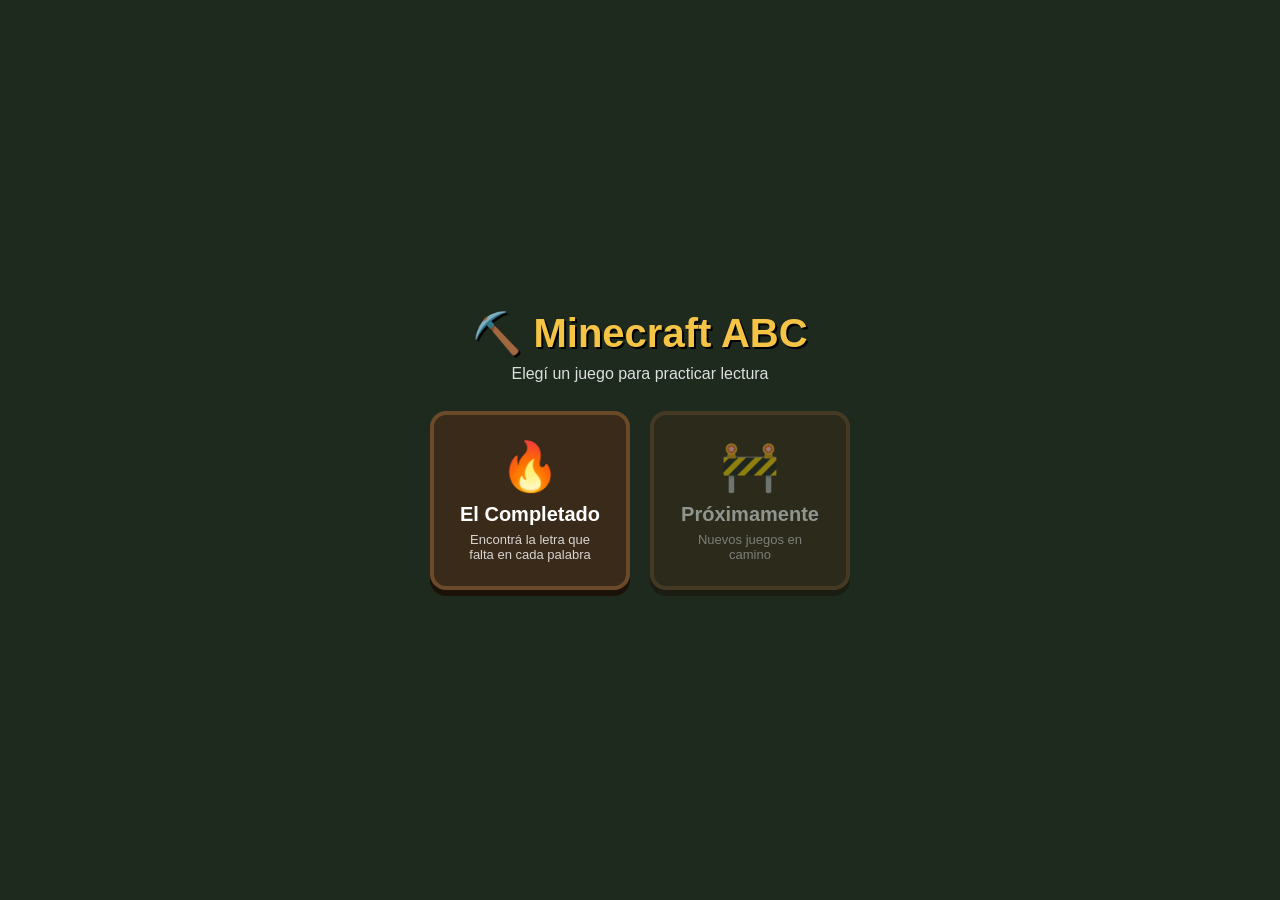
<file: index.html>
<!DOCTYPE html>
<html lang="es">
<head>
  <meta charset="UTF-8" />
  <meta name="viewport" content="width=device-width, initial-scale=1.0" />
  <title>Minecraft ABC</title>
  <link rel="stylesheet" href="hub.css" />
</head>
<body>
  <h1>⛏️ Minecraft ABC</h1>
  <p class="subtitle">Elegí un juego para practicar lectura</p>

  <div id="game-list">
    <a class="game-card" href="juegos/el-completado/index.html">
      <div class="game-icon">🔥</div>
      <div class="game-name">El Completado</div>
      <div class="game-desc">Encontrá la letra que falta en cada palabra</div>
    </a>

    <div class="game-card disabled">
      <div class="game-icon">🚧</div>
      <div class="game-name">Próximamente</div>
      <div class="game-desc">Nuevos juegos en camino</div>
    </div>
  </div>
</body>
</html>
</file>
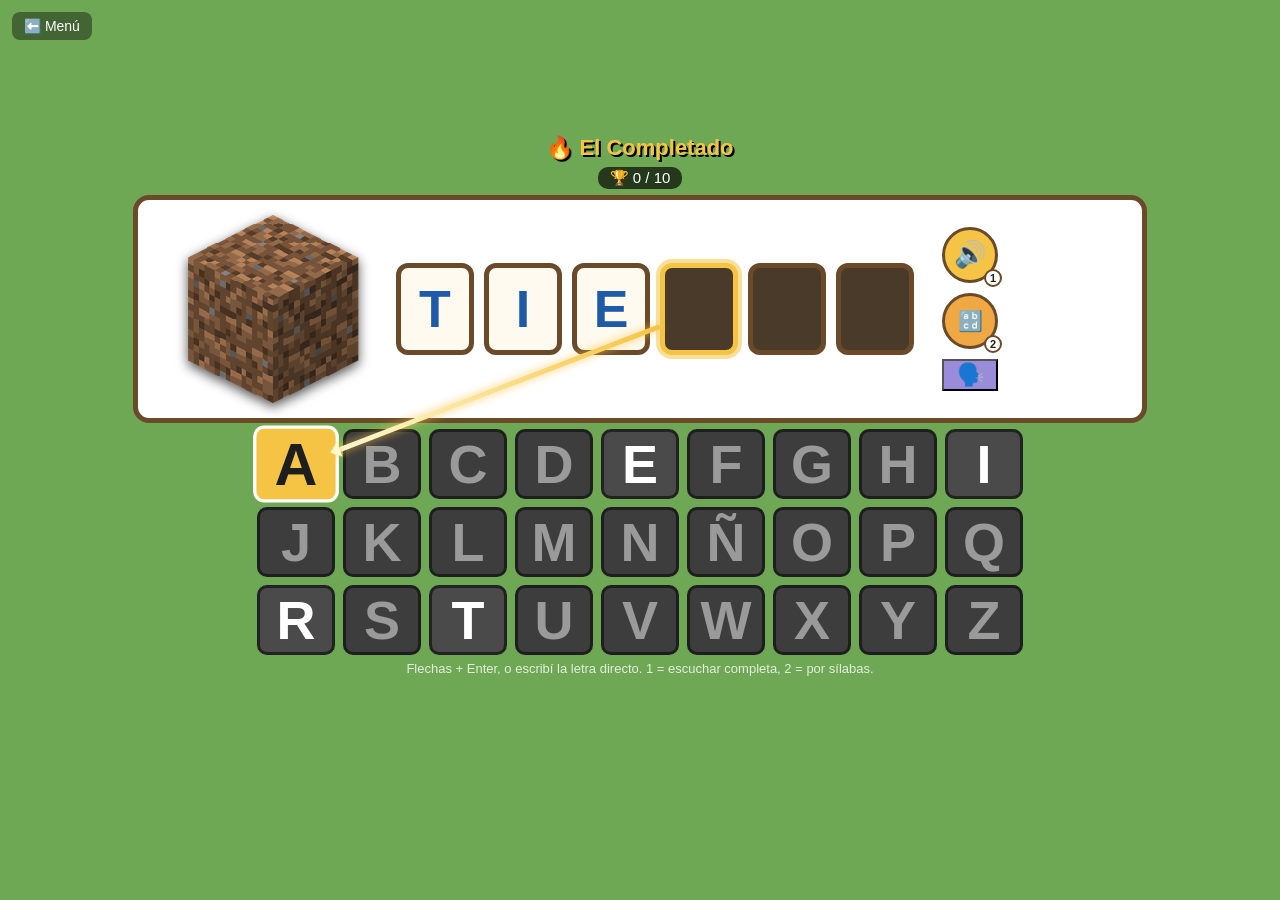
<file: juegos/el-completado/index.html>
<!DOCTYPE html>
<html lang="es">
<head>
  <meta charset="UTF-8" />
  <meta name="viewport" content="width=device-width, initial-scale=1.0" />
  <title>El Completado - Minecraft ABC</title>
  <link rel="stylesheet" href="style.css" />
</head>
<body>
  <a href="../../index.html" class="back-link">⬅️ Menú</a>
  <h1>🔥 El Completado</h1>
  <div id="hud">🏆 <span id="score">0</span> / <span id="total">5</span></div>

  <div id="board">
    <img id="item-image" src="" alt="" />
    <div id="word-boxes"></div>
    <div class="mic-buttons">
      <div class="mic-wrap">
        <button id="btn-speak" title="Escuchar la palabra completa">🔊</button>
        <span class="key-hint">1</span>
      </div>
      <div class="mic-wrap">
        <button id="btn-speak-syl" title="Escuchar por sílabas">🔡</button>
        <span class="key-hint">2</span>
      </div>
      <button id="btn-voice" title="Cambiar voz">🗣️</button>
    </div>
    <button id="btn-next" title="Siguiente palabra">➡️</button>
  </div>

  <div id="alphabet"></div>
  <p id="hint">Flechas + Enter, o escribí la letra directo. 1 = escuchar completa, 2 = por sílabas.</p>

  <div id="shelf"></div>

  <div id="connector-line"></div>

  <div id="sparkles"></div>

  <img id="dragon" src="../../assets/img/ender_dragon.gif" alt="" />

  <div id="victory">
    <div id="victory-card">
      <div>🏆</div>
      <h2 id="victory-text">¡Completaste todas las palabras!</h2>
      <button id="btn-again">Jugar de nuevo</button>
    </div>
  </div>

  <script src="words.js"></script>
  <script src="game.js"></script>
</body>
</html>
</file>
<file: hub.css>
* { box-sizing: border-box; }

body {
  margin: 0;
  min-height: 100vh;
  display: flex;
  flex-direction: column;
  align-items: center;
  justify-content: center;
  background: #1e2a1e;
  font-family: "Comic Sans MS", "Trebuchet MS", sans-serif;
  color: #fff;
  gap: 8px;
  padding: 24px;
}

h1 {
  margin: 0;
  font-size: clamp(24px, 6vw, 40px);
  color: #f6c445;
  text-shadow: 2px 2px #000;
}

.subtitle {
  opacity: 0.85;
  margin: 0 0 20px;
}

#game-list {
  display: flex;
  flex-wrap: wrap;
  gap: 20px;
  justify-content: center;
}

.game-card {
  background: #3a2a1a;
  border: 4px solid #6b4a2a;
  border-radius: 16px;
  padding: 24px;
  width: 200px;
  text-align: center;
  color: #fff;
  text-decoration: none;
  box-shadow: 0 6px 0 #1a1208;
  transition: transform 0.1s;
}

.game-card:not(.disabled):hover {
  transform: translateY(-4px);
  border-color: #f6c445;
}

.game-card.disabled {
  opacity: 0.5;
}

.game-icon {
  font-size: 48px;
}

.game-name {
  font-size: 20px;
  font-weight: bold;
  margin-top: 8px;
}

.game-desc {
  font-size: 13px;
  opacity: 0.8;
  margin-top: 6px;
}
</file>
<file: juegos/el-completado/style.css>
* { box-sizing: border-box; }

body {
  margin: 0;
  height: 100vh;
  display: flex;
  flex-direction: column;
  align-items: center;
  justify-content: center;
  background: #6fa855;
  font-family: "Comic Sans MS", "Trebuchet MS", sans-serif;
  color: #fff;
  gap: 6px;
  padding: 8px;
  position: relative;
  overflow: hidden;
}

.back-link {
  position: absolute;
  top: 12px;
  left: 12px;
  color: #fff;
  text-decoration: none;
  background: #0006;
  padding: 6px 12px;
  border-radius: 8px;
  font-size: 14px;
}

h1 {
  margin: 0;
  font-size: clamp(16px, 3vw, 22px);
  color: #f6c445;
  text-shadow: 2px 2px #000;
}

#hud {
  font-size: 15px;
  background: #000a;
  padding: 2px 12px;
  border-radius: 10px;
}

#board {
  display: flex;
  flex-direction: row;
  align-items: center;
  justify-content: center;
  gap: 28px;
  background: #ffffff;
  border: 5px solid #6b4a2a;
  border-radius: 16px;
  padding: 14px 40px;
}

#item-image {
  width: 190px;
  height: 190px;
  object-fit: contain;
  image-rendering: pixelated;
  filter: drop-shadow(0 4px 6px #000a);
}

#word-boxes {
  display: flex;
  gap: 10px;
  flex-wrap: wrap;
  justify-content: center;
}

.letter-box {
  width: 78px;
  height: 92px;
  background: #fffaf0;
  color: #1e5aa8;
  border-radius: 12px;
  border: 5px solid #6b4a2a;
  display: flex;
  align-items: center;
  justify-content: center;
  font-size: 52px;
  font-weight: bold;
}

.letter-box.blank {
  background: #4a3a2a;
  color: transparent;
}

.letter-box.active {
  background: #4a3a2a;
  color: transparent;
  border-color: #f6c445;
  box-shadow: 0 0 0 4px #f6c44588;
  animation: pulse 1.1s infinite;
}

@keyframes pulse {
  0%, 100% { box-shadow: 0 0 0 4px #f6c44588; }
  50% { box-shadow: 0 0 0 8px #f6c44533; }
}

.letter-box.shake {
  animation: shake 0.3s;
}

@keyframes shake {
  0%, 100% { transform: translateX(0); }
  25% { transform: translateX(-6px); }
  75% { transform: translateX(6px); }
}

#alphabet {
  display: grid;
  grid-template-columns: repeat(9, 78px);
  gap: 8px;
  justify-content: center;
}

.key {
  width: 78px;
  height: 70px;
  background: #4a4a4a;
  border: 3px solid #222;
  border-radius: 10px;
  display: flex;
  align-items: center;
  justify-content: center;
  font-size: 54px;
  font-weight: bold;
  color: #fff;
}

.key.dim {
  background: #3d3d3d;
  color: #9a9a9a;
  border-color: #1e1e1e;
}

.key.cursor {
  background: #f6c445;
  color: #1e1e1e;
  border-color: #fff;
  transform: scale(1.1);
}

.mic-buttons {
  display: flex;
  flex-direction: column;
  gap: 10px;
  flex-shrink: 0;
}

.mic-wrap {
  position: relative;
}

.key-hint {
  position: absolute;
  bottom: -4px;
  right: -4px;
  width: 18px;
  height: 18px;
  background: #fff;
  color: #2a1e14;
  border: 2px solid #6b4a2a;
  border-radius: 50%;
  font-size: 11px;
  font-weight: bold;
  display: flex;
  align-items: center;
  justify-content: center;
  pointer-events: none;
}

#btn-speak,
#btn-speak-syl {
  width: 56px;
  height: 56px;
  border-radius: 50%;
  border: 3px solid #6b4a2a;
  background: #f6c445;
  font-size: 26px;
  cursor: pointer;
  display: flex;
  align-items: center;
  justify-content: center;
  flex-shrink: 0;
}

#btn-speak-syl {
  background: #f0a845;
  font-size: 20px;
}

#btn-voice {
  background: #9a8cd8;
  font-size: 22px;
}

#btn-speak:active,
#btn-speak-syl:active,
#btn-voice:active {
  transform: scale(0.92);
}

#btn-next {
  width: 76px;
  height: 76px;
  border-radius: 50%;
  border: 4px solid #3a6b2a;
  background: #5ac25a;
  font-size: 40px;
  cursor: pointer;
  display: flex;
  align-items: center;
  justify-content: center;
  flex-shrink: 0;
  opacity: 0;
  pointer-events: none;
  transform: scale(0.8);
  transition: opacity 0.2s, transform 0.2s;
}

#btn-next.show {
  opacity: 1;
  pointer-events: auto;
  transform: scale(1);
  animation: nextPulse 1s infinite;
}

@keyframes nextPulse {
  0%, 100% { box-shadow: 0 0 0 0 #5ac25a88; }
  50% { box-shadow: 0 0 0 10px #5ac25a00; }
}

#connector-line {
  position: fixed;
  top: 0;
  left: 0;
  width: 0;
  height: 5px;
  background: linear-gradient(90deg, #f6c445, #fff8d0);
  border-radius: 3px;
  transform-origin: 0 50%;
  box-shadow: 0 0 8px #f6c445cc;
  opacity: 0;
  pointer-events: none;
  z-index: 5;
  transition: opacity 0.15s;
}

#connector-line::after {
  content: "";
  position: absolute;
  right: -9px;
  top: 50%;
  transform: translateY(-50%);
  border-style: solid;
  border-width: 8px 0 8px 10px;
  border-color: transparent transparent transparent #fff8d0;
  filter: drop-shadow(0 0 3px #f6c445cc);
}

#sparkles {
  position: fixed;
  inset: 0;
  pointer-events: none;
  z-index: 20;
  overflow: hidden;
}

.sparkle {
  position: absolute;
  font-size: 20px;
  animation: sparkleUp 0.7s ease-out forwards;
}

@keyframes sparkleUp {
  0% { transform: translateY(0) scale(0.6); opacity: 1; }
  100% { transform: translateY(-40px) scale(1.1); opacity: 0; }
}

#dragon {
  position: fixed;
  top: 12%;
  left: -320px;
  width: 260px;
  height: auto;
  pointer-events: none;
  z-index: 30;
  opacity: 0;
}

#dragon.fly {
  animation: dragonFly 3.5s ease-in-out forwards;
}

@keyframes dragonFly {
  0% { left: -320px; opacity: 0; transform: translateY(0) scaleX(1); }
  10% { opacity: 1; }
  50% { transform: translateY(-30px) scaleX(1); }
  90% { opacity: 1; }
  100% { left: 110%; opacity: 0; transform: translateY(10px) scaleX(1); }
}

.key.wrong {
  background: #d84a3a;
}

.key.empty {
  visibility: hidden;
}

#hint {
  font-size: 13px;
  opacity: 0.8;
  margin: 0;
}

#shelf {
  display: flex;
  gap: 12px;
  flex-wrap: wrap;
  justify-content: center;
  min-height: 84px;
}

.shelf-item {
  display: flex;
  flex-direction: column;
  align-items: center;
  gap: 2px;
}

.shelf-item img {
  width: 60px;
  height: 60px;
  object-fit: contain;
  background: #0004;
  border-radius: 8px;
  padding: 4px;
  image-rendering: pixelated;
}

.shelf-item span {
  font-size: 13px;
  font-weight: bold;
  color: #fff;
  text-shadow: 1px 1px #000;
}

#victory {
  position: fixed;
  inset: 0;
  background: #000000cc;
  display: none;
  align-items: center;
  justify-content: center;
}

#victory.show {
  display: flex;
}

#victory-card {
  background: #fffaf0;
  color: #2a1e12;
  border-radius: 20px;
  border: 6px solid #f6c445;
  padding: 30px 40px;
  text-align: center;
}

#victory-card > div {
  font-size: 64px;
}

#btn-again {
  margin-top: 16px;
  font-size: 18px;
  font-weight: bold;
  padding: 10px 20px;
  border-radius: 12px;
  border: none;
  background: #5ac25a;
  color: #fff;
  cursor: pointer;
}
</file>
